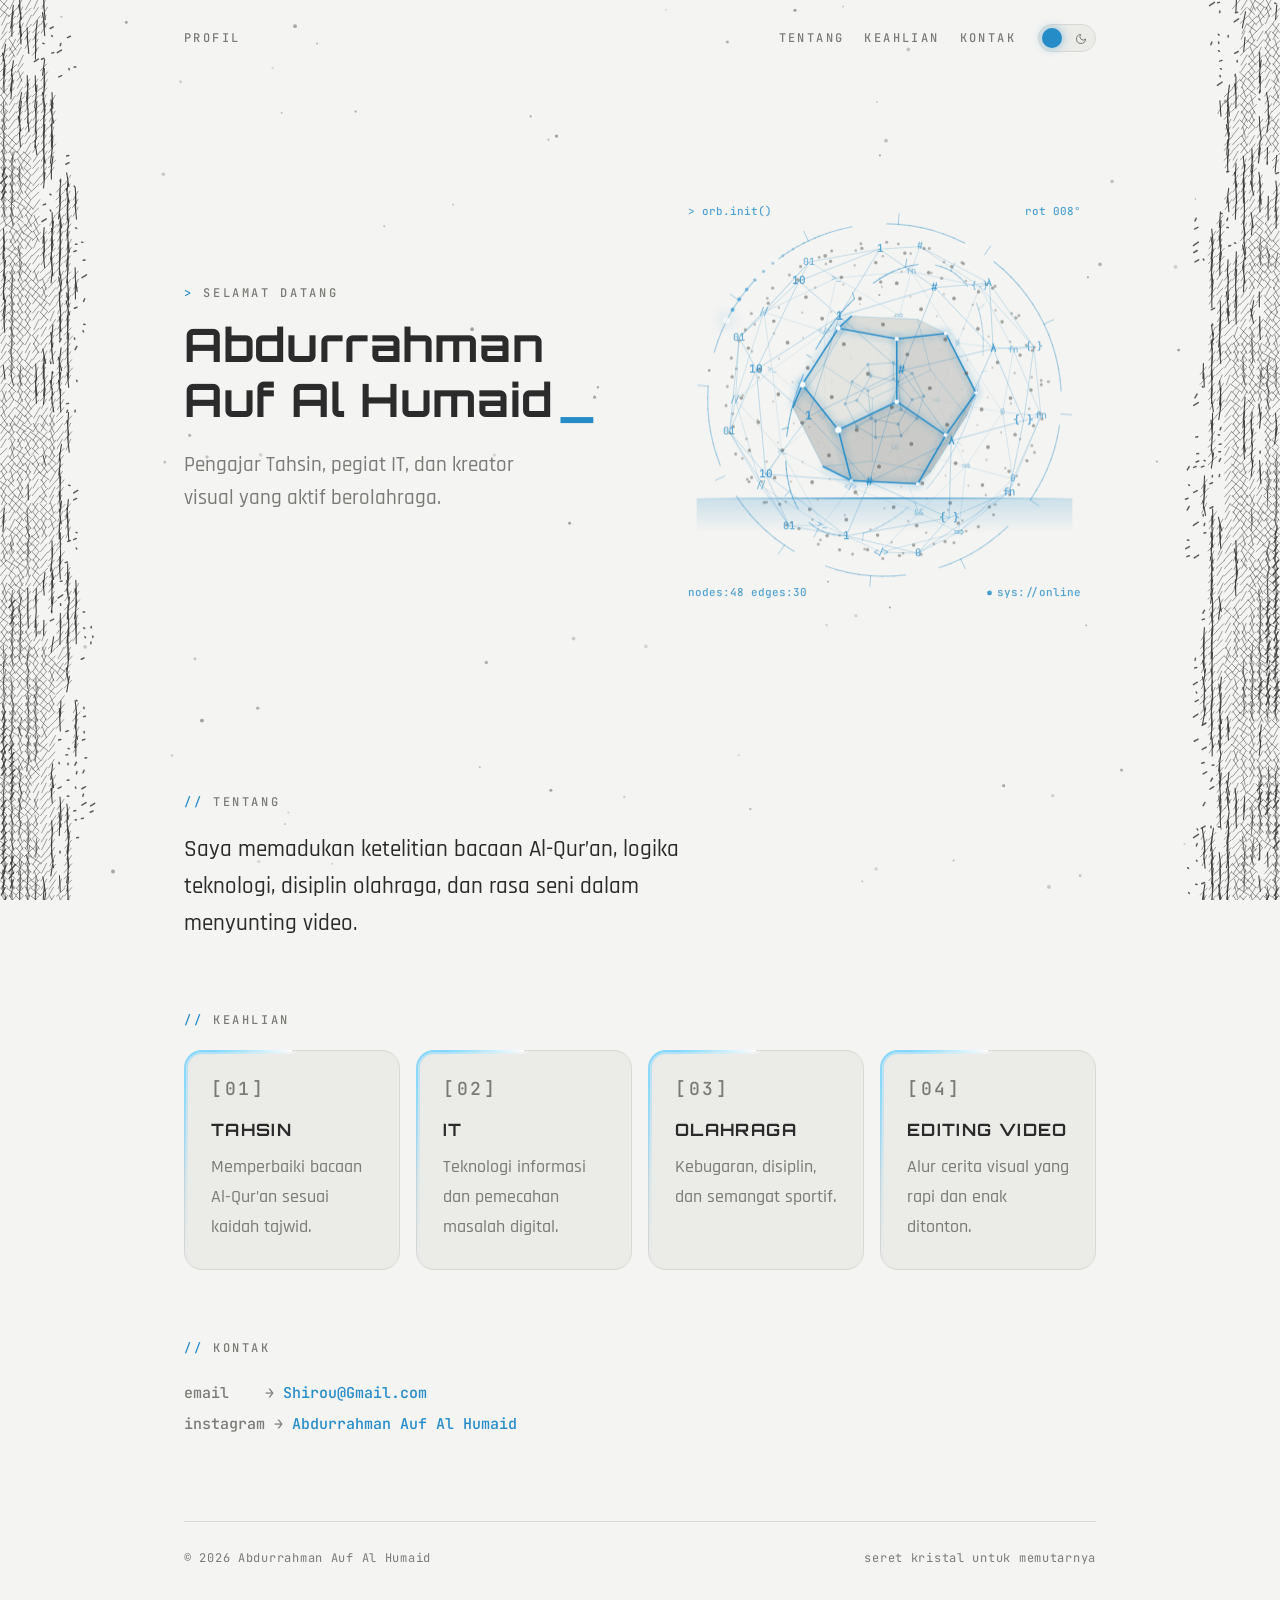
<file: Index.HTML>
<!DOCTYPE html>
<html lang="id">
<head>
<meta charset="utf-8">
<meta name="viewport" content="width=device-width, initial-scale=1">
<title>Abdurrahman Auf Al Humaid | Profil</title>

<!-- Pengaturan tema -->
<script>
(function(){
  var t=null;
  try{t=localStorage.getItem('tema')}catch(e){}
  if(t!=='dark'&&t!=='light'){
    t=(window.matchMedia&&matchMedia('(prefers-color-scheme: dark)').matches)?'dark':'light';
  }
  document.documentElement.setAttribute('data-theme',t);
})();
</script>

<!-- Google Fonts -->
<link rel="preconnect" href="https://fonts.googleapis.com">
<link rel="preconnect" href="https://fonts.gstatic.com" crossorigin>
<link href="https://fonts.googleapis.com/css2?family=JetBrains+Mono:wght@400;500;700&family=Orbitron:wght@500;700&family=Rajdhani:wght@400;500;600&display=swap" rel="stylesheet">

<!-- File CSS -->
<link rel="stylesheet" href="style.css">
</head>

<body>

<!-- Background animasi -->
<canvas id="bg"></canvas>
<canvas id="api"></canvas>

<div class="wrap">

<!-- Navigasi -->
<nav>
  <span>Profil</span>

  <span class="menu">
    <a href="#tentang">Tentang</a>
    <a href="#keahlian">Keahlian</a>
    <a href="#kontak">Kontak</a>

    <button class="tema" id="tema" type="button" aria-label="Ganti tema siang atau malam" title="Ganti tema">

      <svg class="ik-s" viewBox="0 0 24 24">
        <circle cx="12" cy="12" r="4"/>
        <path d="M12 2v2M12 20v2M4.9 4.9l1.4 1.4M17.7 17.7l1.4 1.4M2 12h2M20 12h2M4.9 19.1l1.4-1.4M17.7 6.3l1.4-1.4"/>
      </svg>

      <svg class="ik-m" viewBox="0 0 24 24">
        <path d="M21 12.8A9 9 0 1 1 11.2 3a7 7 0 0 0 9.8 9.8z"/>
      </svg>

      <span class="knob"></span>
    </button>
  </span>
</nav>

<!-- Hero Section -->
<section class="hero">

<div>
  <p class="eyebrow">Selamat datang</p>

  <h1>Abdurrahman Auf Al Humaid</h1>

  <p class="lead">
    Pengajar Tahsin, pegiat IT, dan kreator visual yang aktif berolahraga.
  </p>
</div>

<canvas id="orb" aria-label="Kristal digital interaktif"></canvas>

</section>

<!-- Tentang -->
<h2 id="tentang">Tentang</h2>

<p class="about">
  Saya memadukan ketelitian bacaan Al-Qur’an, logika teknologi, disiplin olahraga, dan rasa seni dalam menyunting video.
</p>

<!-- Keahlian -->
<h2 id="keahlian">Keahlian</h2>

<div class="grid">

  <div class="card">
    <i class="kilap"></i>
    <span class="num">01</span>
    <b>Tahsin</b>
    <span>Memperbaiki bacaan Al-Qur’an sesuai kaidah tajwid.</span>
  </div>

  <div class="card">
    <i class="kilap"></i>
    <span class="num">02</span>
    <b>IT</b>
    <span>Teknologi informasi dan pemecahan masalah digital.</span>
  </div>

  <div class="card">
    <i class="kilap"></i>
    <span class="num">03</span>
    <b>Olahraga</b>
    <span>Kebugaran, disiplin, dan semangat sportif.</span>
  </div>

  <div class="card">
    <i class="kilap"></i>
    <span class="num">04</span>
    <b>Editing Video</b>
    <span>Alur cerita visual yang rapi dan enak ditonton.</span>
  </div>

</div>

<!-- Kontak -->
<h2 id="kontak">Kontak</h2>

<p class="kontak">
  email &nbsp;&nbsp;&nbsp;→ <span>Shirou@Gmail.com</span><br>
  instagram → <span>Abdurrahman Auf Al Humaid</span>
</p>

<!-- Footer -->
<footer>
  <span>© 2026 Abdurrahman Auf Al Humaid</span>
  <span>seret kristal untuk memutarnya</span>
</footer>

</div>

<!-- File JavaScript -->
<script src="script.js"></script>

</body>
</html>
</file>
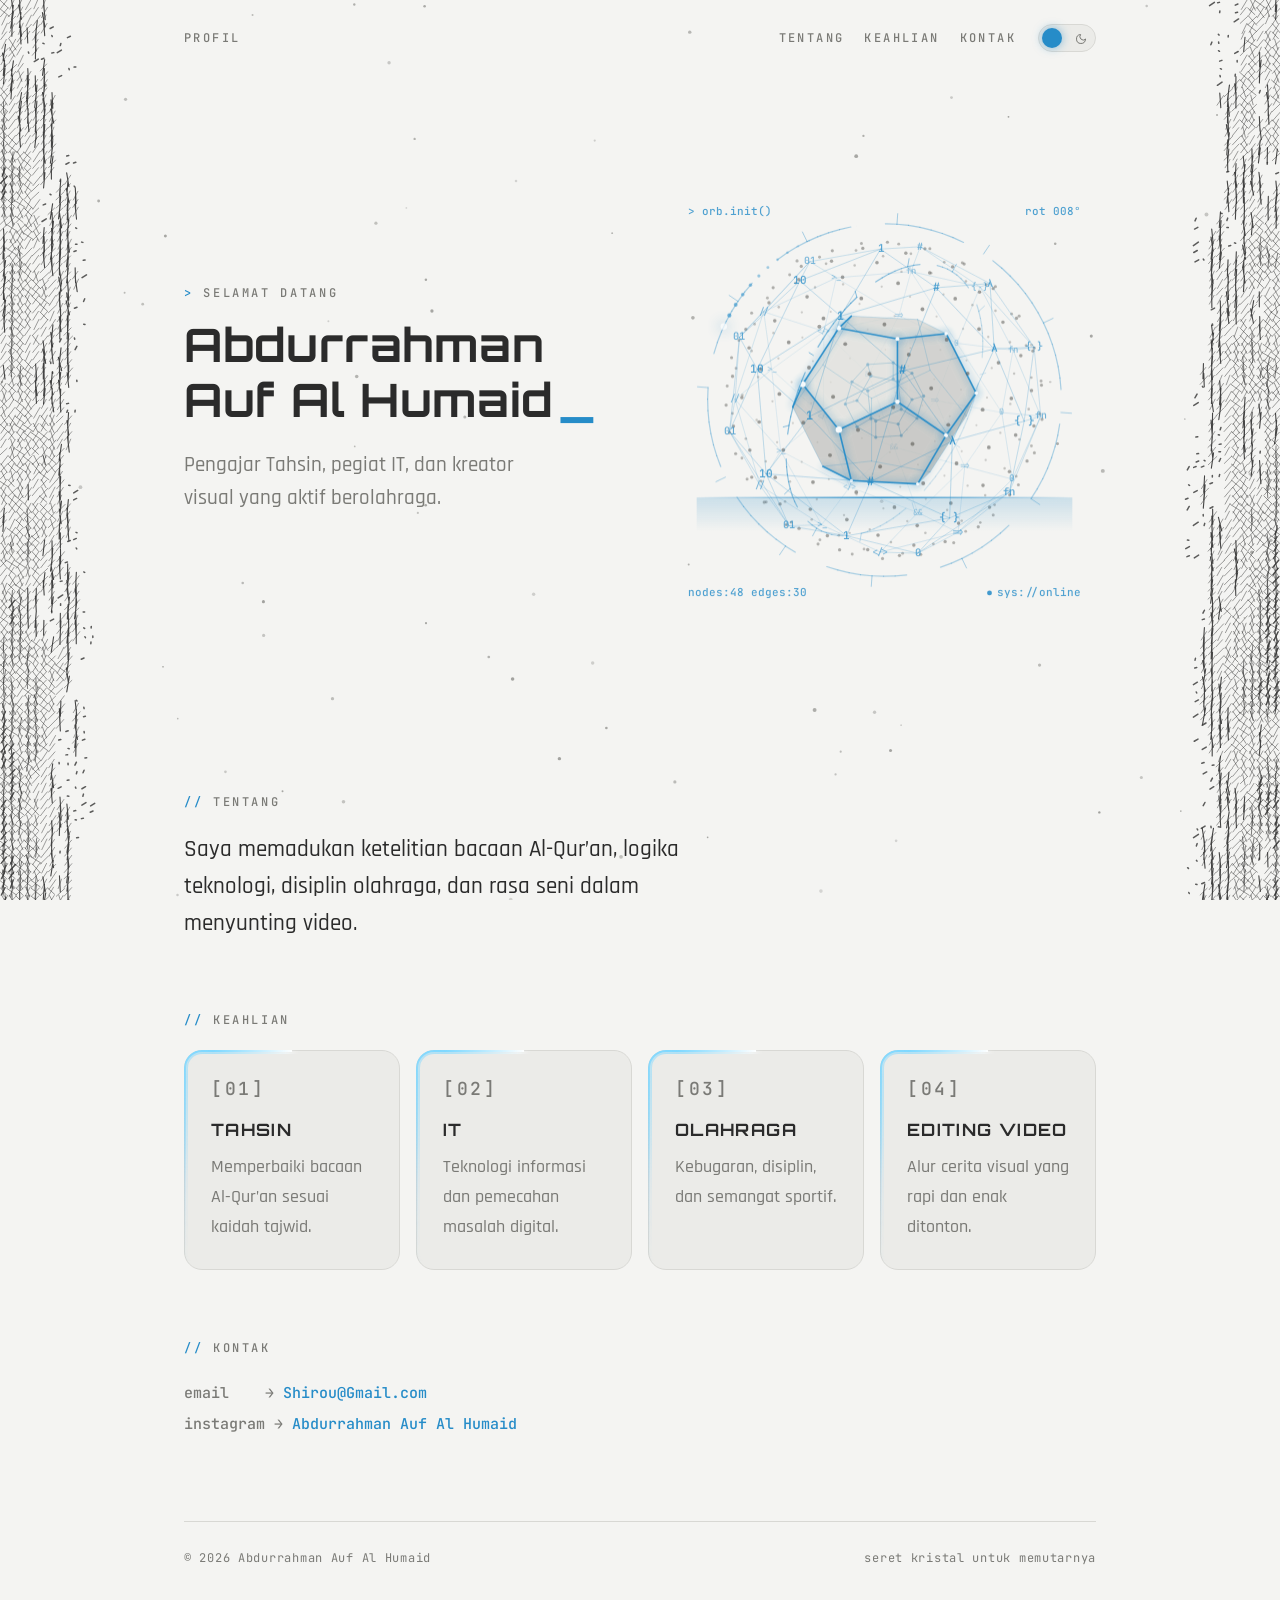
<file: P.html>
<!DOCTYPE html>
<html lang="id">
<head>
<meta charset="utf-8">
<meta name="viewport" content="width=device-width, initial-scale=1">
<title>Abdurrahman Auf Al Humaid | Profil</title>

<!-- Atur tema lebih awal agar tidak berkedip -->
<script>
(function(){
  var t=null;
  try{t=localStorage.getItem('tema')}catch(e){}
  if(t!=='dark'&&t!=='light'){
    t=(window.matchMedia&&matchMedia('(prefers-color-scheme: dark)').matches)?'dark':'light';
  }
  document.documentElement.setAttribute('data-theme',t);
})();
</script>

<link rel="preconnect" href="https://fonts.googleapis.com">
<link rel="preconnect" href="https://fonts.gstatic.com" crossorigin>
<link href="https://fonts.googleapis.com/css2?family=JetBrains+Mono:wght@400;500;700&family=Orbitron:wght@500;700&family=Rajdhani:wght@400;500;600&display=swap" rel="stylesheet">
<style>
/* ===== Tema siang (default) ===== */
:root{
  --bg:#f4f4f2;--surface:#ebebe8;--text:#2b2b2b;--muted:#7a7a76;--line:#d8d8d4;
  --ball1:#dcdcd8;--ball2:#8e8e8a;--dot:90,90,86;--acc:38,140,200;--ink:28,28,28;
  --glint:255,255,255;--glint-a:.85;
  --f-head:"Orbitron","Rajdhani",system-ui,sans-serif;
  --f-body:"Rajdhani",system-ui,sans-serif;
  --f-mono:"JetBrains Mono",ui-monospace,SFMono-Regular,Menlo,Consolas,monospace;
  color-scheme:light;
}
/* ===== Tema malam ===== */
:root[data-theme="dark"]{
  color-scheme:dark;
  --bg:#1f1f1e;--surface:#2a2a29;--text:#ececea;--muted:#9a9a96;--line:#3a3a38;
  --ball1:#8a8a86;--ball2:#2e2e2c;--dot:200,200,195;--acc:127,216,255;--ink:236,236,232;
  --glint:255,255,255;--glint-a:.32;
}
*{box-sizing:border-box;margin:0}
body{background:var(--bg);color:var(--text);font-family:var(--f-body);font-size:19px;font-weight:500;line-height:1.6;transition:background-color .45s ease,color .45s ease}
#bg,#api{position:fixed;inset:0;width:100%;height:100%;pointer-events:none;z-index:0}
#api{opacity:.9}
.wrap{position:relative;z-index:1;max-width:960px;margin:0 auto;padding:0 24px}
nav{display:flex;justify-content:space-between;align-items:center;padding:24px 0;font:500 12px/1 var(--f-mono);letter-spacing:.2em;text-transform:uppercase;color:var(--muted)}
nav .menu{display:flex;align-items:center}
nav a{color:inherit;text-decoration:none;margin-left:20px;transition:color .2s}
nav a:hover{color:rgb(var(--acc))}

/* ===== Tombol ganti tema ===== */
.tema{position:relative;width:58px;height:28px;border-radius:99px;border:1px solid var(--line);background:var(--surface);cursor:pointer;margin-left:22px;padding:0;flex:none;transition:background-color .45s,border-color .45s}
.tema:focus-visible{outline:2px solid rgb(var(--acc));outline-offset:3px}
.tema svg{position:absolute;top:8px;width:12px;height:12px;fill:none;stroke:var(--muted);stroke-width:2;stroke-linecap:round;stroke-linejoin:round}
.tema .ik-s{left:8px}
.tema .ik-m{right:8px}
.tema .knob{position:absolute;top:3px;left:3px;width:20px;height:20px;border-radius:50%;background:rgb(var(--acc));box-shadow:0 0 10px rgba(var(--acc),.55);transition:transform .4s cubic-bezier(.5,0,.2,1),background-color .45s}
:root[data-theme="dark"] .tema .knob{transform:translateX(30px)}

.hero{display:grid;grid-template-columns:1.1fr 1fr;align-items:center;gap:24px;min-height:72vh}
.eyebrow{font:500 12px var(--f-mono);letter-spacing:.22em;text-transform:uppercase;color:var(--muted)}
.eyebrow::before{content:"> ";color:rgb(var(--acc))}
h1{font-family:var(--f-head);font-size:clamp(26px,4.4vw,46px);font-weight:700;line-height:1.2;letter-spacing:.02em;margin:16px 0 20px}
h1::after{content:"_";color:rgb(var(--acc));margin-left:4px;animation:kursor 1s steps(1) infinite}
@keyframes kursor{50%{opacity:0}}
.lead{color:var(--muted);font-size:21px;font-weight:500;max-width:30ch}
#orb{width:100%;aspect-ratio:1;max-width:440px;justify-self:center;touch-action:none;cursor:grab}
h2{font:500 12px var(--f-mono);letter-spacing:.22em;text-transform:uppercase;color:var(--muted);margin:70px 0 22px}
h2::before{content:"// ";color:rgb(var(--acc))}
.grid{display:grid;grid-template-columns:repeat(auto-fit,minmax(200px,1fr));gap:16px}
.card{background:var(--surface);border:1px solid var(--line);border-radius:18px;padding:26px;transition:transform .3s,background-color .45s,border-color .45s}
.card:hover{transform:translateY(-4px)}
.card b{display:block;font-family:var(--f-head);font-size:17px;font-weight:700;letter-spacing:.08em;text-transform:uppercase;margin-bottom:8px}
.card span{color:var(--muted);font-size:18px;font-weight:500}
.num{font:500 12px var(--f-mono);color:rgb(var(--acc));letter-spacing:.15em;display:block;margin-bottom:16px}
.num::before{content:"["}
.num::after{content:"]"}
.about{font-size:23px;font-weight:500;max-width:46ch}
.kontak{font-family:var(--f-mono);font-size:15px;line-height:2.1;color:var(--muted)}
.kontak span{color:rgb(var(--acc))}
footer{margin-top:80px;padding:28px 0 40px;border-top:1px solid var(--line);display:flex;justify-content:space-between;flex-wrap:wrap;gap:8px;font:12px var(--f-mono);letter-spacing:.06em;color:var(--muted)}
@media(max-width:720px){
  .hero{grid-template-columns:1fr;text-align:center;min-height:auto}
  .lead{margin:auto}
  nav a{margin-left:12px}
  .tema{margin-left:14px}
}

/* ===== LED listrik mengitari kotak keahlian ===== */
@property --ang{syntax:"<angle>";initial-value:0deg;inherits:false}
.card{position:relative;overflow:visible}
.card::before,
.card::after{
  content:"";position:absolute;inset:-1px;border-radius:18px;padding:2px;
  background:conic-gradient(from var(--ang),
    transparent 0 62%,
    rgba(110,200,255,.15) 72%,
    #7fd8ff 90%,
    #ffffff 100%);
  -webkit-mask:linear-gradient(#000 0 0) content-box,linear-gradient(#000 0 0);
  -webkit-mask-composite:xor;
  mask:linear-gradient(#000 0 0) content-box exclude,linear-gradient(#000 0 0);
  pointer-events:none;
  animation:putar 3.6s linear infinite, kedip 2.4s ease-in-out infinite;
}
.card::after{padding:4px;filter:blur(5px);opacity:.75}
.card:nth-child(2)::before,.card:nth-child(2)::after{animation-delay:-.9s,-.6s}
.card:nth-child(3)::before,.card:nth-child(3)::after{animation-delay:-1.8s,-1.2s}
.card:nth-child(4)::before,.card:nth-child(4)::after{animation-delay:-2.7s,-1.8s}
@keyframes putar{to{--ang:360deg}}
@keyframes kedip{0%,100%{opacity:1}45%{opacity:.85}50%{opacity:.55}55%{opacity:1}}

/* ===== Kilatan cahaya menyapu kiri ke kanan ===== */
.kilap{position:absolute;inset:0;border-radius:18px;overflow:hidden;pointer-events:none;z-index:2}
.kilap::before{
  content:"";position:absolute;top:-30%;bottom:-30%;left:-70%;width:55%;
  background:linear-gradient(90deg,transparent 0%,
    rgba(var(--glint),calc(var(--glint-a)*.25)) 35%,
    rgba(var(--glint),calc(var(--glint-a)*.55)) 50%,
    rgba(var(--glint),calc(var(--glint-a)*.25)) 65%,
    transparent 100%);
  transform:skewX(-22deg);
  animation:sapu 6s cubic-bezier(.45,.05,.35,1) infinite;
  animation-delay:var(--tunda,0s);
}
.kilap::after{
  content:"";position:absolute;top:-30%;bottom:-30%;left:-70%;width:4%;margin-left:24%;
  background:linear-gradient(90deg,transparent,rgba(var(--glint),var(--glint-a)),transparent);
  transform:skewX(-22deg);filter:blur(.4px);
  animation:sapu 6s cubic-bezier(.45,.05,.35,1) infinite;
  animation-delay:var(--tunda,0s);
}
.card:nth-child(1) .kilap{--tunda:0s}
.card:nth-child(2) .kilap{--tunda:.45s}
.card:nth-child(3) .kilap{--tunda:.9s}
.card:nth-child(4) .kilap{--tunda:1.35s}
@keyframes sapu{0%{left:-70%}38%{left:130%}100%{left:130%}}
@media (prefers-reduced-motion:reduce){.kilap{display:none}h1::after{animation:none}body,.card,.tema,.tema .knob{transition:none}}
</style>
</head>
<body>
<canvas id="bg"></canvas>
<canvas id="api"></canvas>
<div class="wrap">
<nav>
  <span>Profil</span>
  <span class="menu">
    <a href="#tentang">Tentang</a><a href="#keahlian">Keahlian</a><a href="#kontak">Kontak</a>
    <button class="tema" id="tema" type="button" aria-label="Ganti tema siang atau malam" title="Ganti tema">
      <svg class="ik-s" viewBox="0 0 24 24"><circle cx="12" cy="12" r="4"/><path d="M12 2v2M12 20v2M4.9 4.9l1.4 1.4M17.7 17.7l1.4 1.4M2 12h2M20 12h2M4.9 19.1l1.4-1.4M17.7 6.3l1.4-1.4"/></svg>
      <svg class="ik-m" viewBox="0 0 24 24"><path d="M21 12.8A9 9 0 1 1 11.2 3a7 7 0 0 0 9.8 9.8z"/></svg>
      <span class="knob"></span>
    </button>
  </span>
</nav>

<section class="hero">
<div>
<p class="eyebrow">Selamat datang</p>
<h1>Abdurrahman Auf Al Humaid</h1>
<p class="lead">Pengajar Tahsin, pegiat IT, dan kreator visual yang aktif berolahraga.</p>
</div>
<canvas id="orb" aria-label="Kristal digital interaktif"></canvas>
</section>

<h2 id="tentang">Tentang</h2>
<p class="about">Saya memadukan ketelitian bacaan Al-Qur’an, logika teknologi, disiplin olahraga, dan rasa seni dalam menyunting video.</p>

<h2 id="keahlian">Keahlian</h2>
<div class="grid">
<div class="card"><i class="kilap"></i><span class="num">01</span><b>Tahsin</b><span>Memperbaiki bacaan Al-Qur’an sesuai kaidah tajwid.</span></div>
<div class="card"><i class="kilap"></i><span class="num">02</span><b>IT</b><span>Teknologi informasi dan pemecahan masalah digital.</span></div>
<div class="card"><i class="kilap"></i><span class="num">03</span><b>Olahraga</b><span>Kebugaran, disiplin, dan semangat sportif.</span></div>
<div class="card"><i class="kilap"></i><span class="num">04</span><b>Editing Video</b><span>Alur cerita visual yang rapi dan enak ditonton.</span></div>
</div>

<h2 id="kontak">Kontak</h2>
<p class="kontak">email &nbsp;&nbsp;&nbsp;→ <span>Shirou@Gmail.com</span><br>instagram → <span>Abdurrahman Auf Al Humaid</span></p>

<footer><span>© 2026 Abdurrahman Auf Al Humaid</span><span>seret kristal untuk memutarnya</span></footer>
</div>

<script>
/* ===== Tombol ganti tema ===== */
(function(){
  var btn=document.getElementById('tema'),root=document.documentElement;
  btn.addEventListener('click',function(){
    var next=root.getAttribute('data-theme')==='dark'?'light':'dark';
    root.setAttribute('data-theme',next);
    try{localStorage.setItem('tema',next)}catch(e){}
  });
})();

/* ===== API ARSIRAN PENSIL (hitam putih, atas ke bawah) ===== */
(function(){
var cv=document.getElementById('api'),g=cv.getContext('2d'),dpr=window.devicePixelRatio||1;
var W,H,fw,CELL=8;
var reduce=window.matchMedia&&matchMedia('(prefers-reduced-motion: reduce)').matches;

function h(a,b,c){var n=Math.sin(a*127.1+b*311.7+c*74.7)*43758.5453;return n-Math.floor(n)}
function sm(t){return t*t*(3-2*t)}
function vn(x,y){
  var ix=Math.floor(x),iy=Math.floor(y),fx=sm(x-ix),fy=sm(y-iy);
  var a=h(ix,iy,0),b=h(ix+1,iy,0),c=h(ix,iy+1,0),d=h(ix+1,iy+1,0);
  return a+(b-a)*fx+(c-a)*fy+(a-b-c+d)*fx*fy;
}
function seg(path,x,y,ang,len,j1,j2){
  var dx=Math.cos(ang)*len/2,dy=Math.sin(ang)*len/2;
  path.moveTo(x-dx+j1,y-dy+j2);path.lineTo(x+dx+j2,y+dy+j1);
}

function draw(t){
  var ink=getComputedStyle(document.documentElement).getPropertyValue('--ink').trim()||'28,28,28';
  g.setTransform(dpr,0,0,dpr,0,0);g.clearRect(0,0,W,H);
  var step=Math.floor(t*7),cols=Math.ceil(fw/CELL),rows=Math.ceil(H/CELL)+1;
  /* 0 arsir ringan, 1 arsir silang, 2 arsir tegak, 3 gelap/bintik, 4 kontur */
  var P=[new Path2D(),new Path2D(),new Path2D(),new Path2D(),new Path2D()];
  for(var side=0;side<2;side++){
    for(var cx=0;cx<cols;cx++){
      var prof=Math.pow(1-(cx+.5)/cols,1.8);
      var px=side?W-(cx+.5)*CELL:(cx+.5)*CELL;
      for(var ry=0;ry<rows;ry++){
        var py=ry*CELL+CELL/2;
        var nx=cx*.55+side*37,ny=ry*.13+t*1.3;
        var n=.65*vn(nx,ny)+.35*vn(nx*2.1+7,ny*2.1+3);
        var v=prof*n*1.75*(.6+.5*py/H);
        if(v<.12)continue;
        var s=cx+side*50;
        var r1=h(s,ry,step),r2=h(s,ry,step+11),r3=h(s,ry,step+23);
        var j1=(r2-.5)*2,j2=(r3-.5)*2;
        if(v>.2) seg(P[0],px,py,-.95+(r1-.5)*.4,CELL*(1.1+r2*.5),j1,j2);
        if(v>.2&&v<.33) seg(P[4],px,py,-1.57+(r1-.5)*.3,CELL*1.9,j2*.8,j1*.8);
        if(v>.42) seg(P[1],px,py,-2.2+(r2-.5)*.4,CELL*(1.1+r3*.5),j2,j1);
        if(v>.62) seg(P[2],px,py,-1.57+(r3-.5)*.3,CELL*(1.2+r1*.5),j1,j2);
        if(v>.85) seg(P[3],px,py,-1.1+(r1-.5)*.5,CELL*.9,j2,j1);
        if(v<=.2&&r1>.62) seg(P[3],px,py,0,1.5,j1*2,j2*2);
      }
    }
  }
  g.lineCap='round';
  var cfg=[[.5,.9],[.55,.9],[.62,1],[.78,1.5],[.9,1.1]];
  for(var k=0;k<5;k++){
    g.strokeStyle='rgba('+ink+','+cfg[k][0]+')';
    g.lineWidth=cfg[k][1];
    g.stroke(P[k]);
  }
}

function size(){
  W=innerWidth;H=innerHeight;
  cv.width=W*dpr;cv.height=H*dpr;
  fw=Math.min(130,Math.max(34,W*.1));
  if(reduce)draw(0);
}
size();addEventListener('resize',size);

if(!reduce){
  var last=0;
  (function loop(ts){
    requestAnimationFrame(loop);
    if(ts-last<33)return;
    last=ts;draw(ts/1000);
  })(0);
}
})();

(function(){
var dpr=window.devicePixelRatio||1;
function css(n){return getComputedStyle(document.documentElement).getPropertyValue(n).trim()}
function hx(h){h=h.replace('#','');return[parseInt(h.substr(0,2),16),parseInt(h.substr(2,2),16),parseInt(h.substr(4,2),16)]}

/* ===== Titik kecil di seluruh halaman ===== */
var bg=document.getElementById('bg'),bx=bg.getContext('2d'),W,H,P=[],pm=null;
function bsize(){
  W=innerWidth;H=innerHeight;bg.width=W*dpr;bg.height=H*dpr;
  var n=Math.min(110,Math.round(W*H/13000));P=[];
  for(var i=0;i<n;i++)P.push({x:Math.random()*W,y:Math.random()*H,vx:(Math.random()-.5)*.35,vy:(Math.random()-.5)*.35,r:.8+Math.random()*1.2,a:.2+Math.random()*.35});
}
bsize();addEventListener('resize',bsize);
addEventListener('pointermove',function(e){pm=[e.clientX,e.clientY]});
addEventListener('pointerleave',function(){pm=null});

/* ===== KRISTAL DIGITAL (gaya anak IT) ===== */
var c=document.getElementById('orb'),x=c.getContext('2d'),S,R,B,m;
var MONO='"JetBrains Mono",ui-monospace,SFMono-Regular,Menlo,Consolas,monospace';
var phi=(1+Math.sqrt(5))/2,ip=1/phi,V=[],NN=[],F=[],E=[];
[-1,1].forEach(function(a){[-1,1].forEach(function(b){[-1,1].forEach(function(d){V.push([a,b,d])})})});
[-1,1].forEach(function(a){[-1,1].forEach(function(b){
  V.push([0,a*ip,b*phi]);V.push([a*ip,b*phi,0]);V.push([b*phi,0,a*ip]);
  NN.push([a,0,b*phi]);NN.push([a*phi,b,0]);NN.push([0,a*phi,b]);
})});
function nrm(v){var l=Math.hypot(v[0],v[1],v[2]);return[v[0]/l,v[1]/l,v[2]/l]}
function dt(a,b){return a[0]*b[0]+a[1]*b[1]+a[2]*b[2]}
function cr(a,b){return[a[1]*b[2]-a[2]*b[1],a[2]*b[0]-a[0]*b[2],a[0]*b[1]-a[1]*b[0]]}
function dist(a,b){return Math.hypot(a[0]-b[0],a[1]-b[1],a[2]-b[2])}
V=V.map(nrm);
NN.forEach(function(n){
  n=nrm(n);
  var idx=V.map(function(v,i){return[i,dt(v,n)]}).sort(function(a,b){return b[1]-a[1]}).slice(0,5).map(function(o){return o[0]});
  var u=nrm(cr(n,[.31,.52,.79])),w=cr(n,u);
  idx.sort(function(a,b){return Math.atan2(dt(V[a],w),dt(V[a],u))-Math.atan2(dt(V[b],w),dt(V[b],u))});
  F.push({n:n,i:idx});
});
var mn=9,i,j;
for(i=0;i<V.length;i++)for(j=i+1;j<V.length;j++)mn=Math.min(mn,dist(V[i],V[j]));
for(i=0;i<V.length;i++)for(j=i+1;j<V.length;j++)if(dist(V[i],V[j])<mn*1.02)E.push([i,j]);

function fib(i,n){var y=1-2*(i+.5)/n,r=Math.sqrt(1-y*y),t=i*2.399963;return[Math.cos(t)*r,y,Math.sin(t)*r]}
var DOTS=[],NODES=[],LK=[],GL=['0','1','</>','{ }','01','=>','#','>_','fn','10','&&','λ','//'];
for(i=0;i<240;i++)DOTS.push(fib(i,240));
for(i=0;i<48;i++)NODES.push(fib(i,48));
for(i=0;i<NODES.length;i++)for(j=i+1;j<NODES.length;j++)if(dist(NODES[i],NODES[j])<.7)LK.push([i,j]);

var ay=0,ax=.35,vy=.004,vx=0,drag=false,lx=0,ly=0,mx=null,my=null;
function size(){var w=c.clientWidth;c.width=c.height=w*dpr;S=c.width;R=S*.37;B=R*.6;m=S/2}
size();addEventListener('resize',size);
c.addEventListener('pointerdown',function(e){drag=true;lx=e.clientX;ly=e.clientY;c.setPointerCapture(e.pointerId);c.style.cursor='grabbing'});
c.addEventListener('pointerup',function(){drag=false;c.style.cursor='grab'});
c.addEventListener('pointermove',function(e){
  var b=c.getBoundingClientRect();mx=(e.clientX-b.left)*dpr;my=(e.clientY-b.top)*dpr;
  if(drag){vy=(e.clientX-lx)*.0008;vx=(e.clientY-ly)*.0008;ay+=(e.clientX-lx)*.008;ax+=(e.clientY-ly)*.008;lx=e.clientX;ly=e.clientY}
});
c.addEventListener('pointerleave',function(){mx=my=null});

function rot(p,a,b){
  var cy=Math.cos(a),sy=Math.sin(a),cx=Math.cos(b),sx=Math.sin(b);
  var X=p[0]*cy+p[2]*sy,Z=-p[0]*sy+p[2]*cy,Y=p[1]*cx-Z*sx;Z=p[1]*sx+Z*cx;return[X,Y,Z];
}
function tilt(p,tx,tz){
  var c1=Math.cos(tx),s1=Math.sin(tx),y=p[1]*c1-p[2]*s1,z=p[1]*s1+p[2]*c1,c2=Math.cos(tz),s2=Math.sin(tz);
  return[p[0]*c2-y*s2,p[0]*s2+y*c2,z];
}
function push(px,py){
  if(mx===null)return[px,py];
  var dx=px-mx,dy=py-my,d=Math.sqrt(dx*dx+dy*dy)||1,f=Math.max(0,1-d/(S*.2));
  return[px+dx*f*.35,py+dy*f*.35];
}
var L=nrm([-.4,-.6,.7]);

function frame(){
  var t=performance.now()/1000;
  var dot=css('--dot'),acc=css('--acc'),b1=hx(css('--ball1')),b2=hx(css('--ball2'));
  function A(a){return 'rgba('+acc+','+a+')'}

  /* titik latar halaman */
  bx.setTransform(dpr,0,0,dpr,0,0);bx.clearRect(0,0,W,H);
  P.forEach(function(p){
    p.x+=p.vx;p.y+=p.vy;
    if(p.x<0)p.x=W;if(p.x>W)p.x=0;if(p.y<0)p.y=H;if(p.y>H)p.y=0;
    var px=p.x,py=p.y;
    if(pm){var dx=px-pm[0],dy=py-pm[1],d=Math.hypot(dx,dy);if(d<110){var f=(1-d/110)*28;px+=dx/d*f;py+=dy/d*f}}
    bx.beginPath();bx.arc(px,py,p.r,0,6.2832);bx.fillStyle='rgba('+dot+','+p.a+')';bx.fill();
  });

  x.setTransform(1,0,0,1,0,0);x.clearRect(0,0,S,S);
  if(!drag){ay+=vy;ax+=vx;vx*=.96;vy+=(.004-vy)*.02}

  /* proyeksi titik & node */
  var dp=DOTS.map(function(p){var q=rot(p,ay,ax),k=1+q[2]*.18,s=push(m+q[0]*R*k,m+q[1]*R*k);return{x:s[0],y:s[1],z:q[2]}});
  var nd=NODES.map(function(p,idx){var q=rot(p,ay,ax),k=1+q[2]*.18,s=push(m+q[0]*R*k,m+q[1]*R*k);return{x:s[0],y:s[1],z:q[2],g:GL[idx%GL.length]}});

  function drawDots(front){
    dp.forEach(function(p){
      if((p.z>=0)!==front)return;
      var a=.18+.45*(p.z+1)/2,r=(.9+1.1*(p.z+1)/2)*dpr;
      x.beginPath();x.arc(p.x,p.y,r,0,6.2832);x.fillStyle='rgba('+dot+','+a+')';x.fill();
    });
  }
  function drawNet(front){
    x.lineWidth=.8*dpr;
    LK.forEach(function(l){
      var a=nd[l[0]],b=nd[l[1]],z=(a.z+b.z)/2;
      if((z>=0)!==front)return;
      x.beginPath();x.moveTo(a.x,a.y);x.lineTo(b.x,b.y);
      x.strokeStyle=A(.08+.32*(z+1)/2);x.stroke();
    });
    x.textAlign='center';x.textBaseline='middle';
    nd.forEach(function(n){
      if((n.z>=0)!==front)return;
      var dep=(n.z+1)/2,fs=(7.5+4.5*dep)*dpr;
      x.font='500 '+fs+'px '+MONO;
      x.fillStyle=A(.3+.65*dep);
      x.fillText(n.g,n.x,n.y);
    });
  }

  /* cincin HUD */
  var RINGS=[
    {rad:R*1.13,tx:1.15,tz:.35,spin:t*.35},
    {rad:R*.93,tx:.55,tz:-.9,spin:-t*.5}
  ];
  RINGS.forEach(function(r){
    var o=[],seg=96;
    for(var k=0;k<=seg;k++){var th=k/seg*6.2832+r.spin;o.push(rot(tilt([r.rad*Math.cos(th),0,r.rad*Math.sin(th)],r.tx,r.tz),ay,ax))}
    r.pts=o;
  });
  function drawRings(front){
    RINGS.forEach(function(r){
      var o=r.pts;
      for(var k=0;k<o.length-1;k++){
        var a=o[k],b=o[k+1],z=(a[2]+b[2])/2;
        if((z>=0)!==front)continue;
        var al=.12+.5*(z/r.rad+1)/2;
        if(k%8===0){
          x.beginPath();x.moveTo(m+a[0],m+a[1]);x.lineTo(m+a[0]*1.06,m+a[1]*1.06);
          x.strokeStyle=A(al);x.lineWidth=1*dpr;x.stroke();
        }
        if(k%10>6)continue;
        x.beginPath();x.moveTo(m+a[0],m+a[1]);x.lineTo(m+b[0],m+b[1]);
        x.strokeStyle=A(al);x.lineWidth=1.2*dpr;x.stroke();
      }
    });
  }

  /* ===== urutan gambar ===== */
  drawDots(false);
  drawNet(false);
  drawRings(false);

  /* inti wireframe kecil (berputar berlawanan) */
  var a2=-ay*1.6+t*.2,b2r=ax*1.3+.5;
  x.lineWidth=1*dpr;
  E.forEach(function(e){
    var p=rot(V[e[0]],a2,b2r),q=rot(V[e[1]],a2,b2r);
    x.beginPath();x.moveTo(m+p[0]*B*.42,m+p[1]*B*.42);x.lineTo(m+q[0]*B*.42,m+q[1]*B*.42);
    x.strokeStyle=A(.55);x.stroke();
  });
  for(i=0;i<V.length;i+=1){
    var iv=rot(V[i],a2,b2r);
    x.beginPath();x.arc(m+iv[0]*B*.42,m+iv[1]*B*.42,1.6*dpr,0,6.2832);x.fillStyle=A(.9);x.fill();
  }

  /* sisi kristal (semi-transparan, matte abu-abu) */
  F.map(function(f){return{f:f,n:rot(f.n,ay,ax)}}).filter(function(o){return o.n[2]>0}).forEach(function(o){
    var l=.3+.7*Math.max(0,dt(o.n,L));
    var col='rgba('+[0,1,2].map(function(k){return Math.round(b2[k]+(b1[k]-b2[k])*l)}).join(',')+',.58)';
    x.beginPath();
    o.f.i.forEach(function(vi,j){var q=rot(V[vi],ay,ax),px=m+q[0]*B,py=m+q[1]*B;if(j)x.lineTo(px,py);else x.moveTo(px,py)});
    x.closePath();x.fillStyle=col;x.fill();
  });

  /* rusuk wireframe menyala */
  x.lineCap='round';
  E.forEach(function(e){
    var p=rot(V[e[0]],ay,ax),q=rot(V[e[1]],ay,ax),z=(p[2]+q[2])/2;
    var front=z>0;
    x.beginPath();x.moveTo(m+p[0]*B,m+p[1]*B);x.lineTo(m+q[0]*B,m+q[1]*B);
    x.strokeStyle=A(front?.95:.22);x.lineWidth=(front?1.6:1)*dpr;
    if(front){x.shadowColor=A(1);x.shadowBlur=9*dpr}
    x.stroke();x.shadowBlur=0;
  });
  /* simpul sudut berdenyut */
  V.forEach(function(v,idx){
    var q=rot(v,ay,ax);if(q[2]<-.1)return;
    var pu=1+.35*Math.sin(t*2.2+idx);
    x.beginPath();x.arc(m+q[0]*B,m+q[1]*B,2.4*pu*dpr,0,6.2832);
    x.fillStyle='rgba(255,255,255,.95)';x.shadowColor=A(1);x.shadowBlur=10*dpr;x.fill();x.shadowBlur=0;
  });

  drawDots(true);
  drawNet(true);
  drawRings(true);

  /* satelit mengorbit di cincin pertama */
  (function(){
    var r=RINGS[0];
    for(var k=14;k>=0;k--){
      var th=t*1.3-k*.07;
      var q=rot(tilt([r.rad*Math.cos(th),0,r.rad*Math.sin(th)],r.tx,r.tz),ay,ax);
      var dep=(q[2]/r.rad+1)/2,a=(1-k/15)*(.35+.65*dep);
      x.beginPath();x.arc(m+q[0],m+q[1],(k===0?3.2:2.2*(1-k/18))*dpr,0,6.2832);
      x.fillStyle=k===0?'rgba(255,255,255,'+a+')':A(a);
      if(k===0){x.shadowColor=A(1);x.shadowBlur=14*dpr}
      x.fill();x.shadowBlur=0;
    }
  })();

  /* garis scan */
  (function(){
    var s=Math.sin(t*.8),yy=m+s*B*1.1,dir=Math.cos(t*.8)>0?1:-1,bw=34*dpr;
    var y0=yy-dir*bw,g2=x.createLinearGradient(0,y0,0,yy);
    g2.addColorStop(0,A(0));g2.addColorStop(1,A(.2));
    x.fillStyle=g2;x.fillRect(m-R*1.2,Math.min(y0,yy),R*2.4,bw);
    var g=x.createLinearGradient(m-R*1.2,0,m+R*1.2,0);
    g.addColorStop(0,A(0));g.addColorStop(.5,A(.95));g.addColorStop(1,A(0));
    x.strokeStyle=g;x.lineWidth=1.5*dpr;x.beginPath();x.moveTo(m-R*1.2,yy);x.lineTo(m+R*1.2,yy);x.stroke();
  })();

  /* HUD teks terminal */
  (function(){
    var fs=Math.max(9,S/dpr*.026)*dpr,pad=S*.035;
    x.font='500 '+fs+'px '+MONO;
    x.fillStyle=A(.8);x.textBaseline='alphabetic';
    x.textAlign='left';x.fillText('> orb.init()'+(((t*2)|0)%2?'_':' '),pad,pad+fs);
    x.fillText('nodes:'+NODES.length+' edges:'+E.length,pad,S-pad);
    x.textAlign='right';
    var deg=(((ay*57.2958)%360)+360)%360|0;
    x.fillText('rot '+('00'+deg).slice(-3)+'\u00b0',S-pad,pad+fs);
    x.fillText('sys://online',S-pad,S-pad);
    var tw=x.measureText('sys://online').width;
    x.beginPath();x.arc(S-pad-tw-fs*.7,S-pad-fs*.3,fs*.22,0,6.2832);
    x.fillStyle=A(.5+.5*Math.sin(t*3));x.fill();
  })();

  requestAnimationFrame(frame);
}
frame();
})();
</script>
</body>
</html>
</file>
<file: style.css>
/* ===== Tema siang (default) ===== */
:root{
  --bg:#f4f4f2;--surface:#ebebe8;--text:#2b2b2b;--muted:#7a7a76;--line:#d8d8d4;
  --ball1:#dcdcd8;--ball2:#8e8e8a;--dot:90,90,86;--acc:38,140,200;--ink:28,28,28;
  --glint:255,255,255;--glint-a:.85;
  --f-head:"Orbitron","Rajdhani",system-ui,sans-serif;
  --f-body:"Rajdhani",system-ui,sans-serif;
  --f-mono:"JetBrains Mono",ui-monospace,SFMono-Regular,Menlo,Consolas,monospace;
  color-scheme:light;
}
/* ===== Tema malam ===== */
:root[data-theme="dark"]{
  color-scheme:dark;
  --bg:#1f1f1e;--surface:#2a2a29;--text:#ececea;--muted:#9a9a96;--line:#3a3a38;
  --ball1:#8a8a86;--ball2:#2e2e2c;--dot:200,200,195;--acc:127,216,255;--ink:236,236,232;
  --glint:255,255,255;--glint-a:.32;
}

/* ===== Dasar halaman ===== */
*{box-sizing:border-box;margin:0}
body{background:var(--bg);color:var(--text);font-family:var(--f-body);font-size:19px;font-weight:500;line-height:1.6;transition:background-color .45s ease,color .45s ease}
#bg,#api{position:fixed;inset:0;width:100%;height:100%;pointer-events:none;z-index:0}
#api{opacity:.9}
.wrap{position:relative;z-index:1;max-width:960px;margin:0 auto;padding:0 24px}

/* ===== Menu ===== */
nav{display:flex;justify-content:space-between;align-items:center;padding:24px 0;font:500 12px/1 var(--f-mono);letter-spacing:.2em;text-transform:uppercase;color:var(--muted)}
nav .menu{display:flex;align-items:center}
nav a{color:inherit;text-decoration:none;margin-left:20px;transition:color .2s}
nav a:hover{color:rgb(var(--acc))}

/* ===== Tombol ganti tema ===== */
.tema{position:relative;width:58px;height:28px;border-radius:99px;border:1px solid var(--line);background:var(--surface);cursor:pointer;margin-left:22px;padding:0;flex:none;transition:background-color .45s,border-color .45s}
.tema:focus-visible{outline:2px solid rgb(var(--acc));outline-offset:3px}
.tema svg{position:absolute;top:8px;width:12px;height:12px;fill:none;stroke:var(--muted);stroke-width:2;stroke-linecap:round;stroke-linejoin:round}
.tema .ik-s{left:8px}
.tema .ik-m{right:8px}
.tema .knob{position:absolute;top:3px;left:3px;width:20px;height:20px;border-radius:50%;background:rgb(var(--acc));box-shadow:0 0 10px rgba(var(--acc),.55);transition:transform .4s cubic-bezier(.5,0,.2,1),background-color .45s}
:root[data-theme="dark"] .tema .knob{transform:translateX(30px)}

/* ===== Bagian utama (hero) ===== */
.hero{display:grid;grid-template-columns:1.1fr 1fr;align-items:center;gap:24px;min-height:72vh}
.eyebrow{font:500 12px var(--f-mono);letter-spacing:.22em;text-transform:uppercase;color:var(--muted)}
.eyebrow::before{content:"> ";color:rgb(var(--acc))}
h1{font-family:var(--f-head);font-size:clamp(26px,4.4vw,46px);font-weight:700;line-height:1.2;letter-spacing:.02em;margin:16px 0 20px}
h1::after{content:"_";color:rgb(var(--acc));margin-left:4px;animation:kursor 1s steps(1) infinite}
@keyframes kursor{50%{opacity:0}}
.lead{color:var(--muted);font-size:21px;font-weight:500;max-width:30ch}
#orb{width:100%;aspect-ratio:1;max-width:440px;justify-self:center;touch-action:none;cursor:grab}

/* ===== Judul bagian, kartu, kontak, footer ===== */
h2{font:500 12px var(--f-mono);letter-spacing:.22em;text-transform:uppercase;color:var(--muted);margin:70px 0 22px}
h2::before{content:"// ";color:rgb(var(--acc))}
.grid{display:grid;grid-template-columns:repeat(auto-fit,minmax(200px,1fr));gap:16px}
.card{background:var(--surface);border:1px solid var(--line);border-radius:18px;padding:26px;transition:transform .3s,background-color .45s,border-color .45s}
.card:hover{transform:translateY(-4px)}
.card b{display:block;font-family:var(--f-head);font-size:17px;font-weight:700;letter-spacing:.08em;text-transform:uppercase;margin-bottom:8px}
.card span{color:var(--muted);font-size:18px;font-weight:500}
.num{font:500 12px var(--f-mono);color:rgb(var(--acc));letter-spacing:.15em;display:block;margin-bottom:16px}
.num::before{content:"["}
.num::after{content:"]"}
.about{font-size:23px;font-weight:500;max-width:46ch}
.kontak{font-family:var(--f-mono);font-size:15px;line-height:2.1;color:var(--muted)}
.kontak span{color:rgb(var(--acc))}
footer{margin-top:80px;padding:28px 0 40px;border-top:1px solid var(--line);display:flex;justify-content:space-between;flex-wrap:wrap;gap:8px;font:12px var(--f-mono);letter-spacing:.06em;color:var(--muted)}

/* ===== Tampilan HP ===== */
@media(max-width:720px){
  .hero{grid-template-columns:1fr;text-align:center;min-height:auto}
  .lead{margin:auto}
  nav a{margin-left:12px}
  .tema{margin-left:14px}
}

/* ===== LED listrik mengitari kotak keahlian ===== */
@property --ang{syntax:"<angle>";initial-value:0deg;inherits:false}
.card{position:relative;overflow:visible}
.card::before,
.card::after{
  content:"";position:absolute;inset:-1px;border-radius:18px;padding:2px;
  background:conic-gradient(from var(--ang),
    transparent 0 62%,
    rgba(110,200,255,.15) 72%,
    #7fd8ff 90%,
    #ffffff 100%);
  -webkit-mask:linear-gradient(#000 0 0) content-box,linear-gradient(#000 0 0);
  -webkit-mask-composite:xor;
  mask:linear-gradient(#000 0 0) content-box exclude,linear-gradient(#000 0 0);
  pointer-events:none;
  animation:putar 3.6s linear infinite, kedip 2.4s ease-in-out infinite;
}
.card::after{padding:4px;filter:blur(5px);opacity:.75}
.card:nth-child(2)::before,.card:nth-child(2)::after{animation-delay:-.9s,-.6s}
.card:nth-child(3)::before,.card:nth-child(3)::after{animation-delay:-1.8s,-1.2s}
.card:nth-child(4)::before,.card:nth-child(4)::after{animation-delay:-2.7s,-1.8s}
@keyframes putar{to{--ang:360deg}}
@keyframes kedip{0%,100%{opacity:1}45%{opacity:.85}50%{opacity:.55}55%{opacity:1}}

/* ===== Kilatan cahaya menyapu kiri ke kanan ===== */
.kilap{position:absolute;inset:0;border-radius:18px;overflow:hidden;pointer-events:none;z-index:2}
.kilap::before{
  content:"";position:absolute;top:-30%;bottom:-30%;left:-70%;width:55%;
  background:linear-gradient(90deg,transparent 0%,
    rgba(var(--glint),calc(var(--glint-a)*.25)) 35%,
    rgba(var(--glint),calc(var(--glint-a)*.55)) 50%,
    rgba(var(--glint),calc(var(--glint-a)*.25)) 65%,
    transparent 100%);
  transform:skewX(-22deg);
  animation:sapu 6s cubic-bezier(.45,.05,.35,1) infinite;
  animation-delay:var(--tunda,0s);
}
.kilap::after{
  content:"";position:absolute;top:-30%;bottom:-30%;left:-70%;width:4%;margin-left:24%;
  background:linear-gradient(90deg,transparent,rgba(var(--glint),var(--glint-a)),transparent);
  transform:skewX(-22deg);filter:blur(.4px);
  animation:sapu 6s cubic-bezier(.45,.05,.35,1) infinite;
  animation-delay:var(--tunda,0s);
}
.card:nth-child(1) .kilap{--tunda:0s}
.card:nth-child(2) .kilap{--tunda:.45s}
.card:nth-child(3) .kilap{--tunda:.9s}
.card:nth-child(4) .kilap{--tunda:1.35s}
@keyframes sapu{0%{left:-70%}38%{left:130%}100%{left:130%}}

/* ===== Kurangi gerakan (pengaturan aksesibilitas perangkat) ===== */
@media (prefers-reduced-motion:reduce){
  .kilap{display:none}
  h1::after{animation:none}
  body,.card,.tema,.tema .knob{transition:none}
}
</file>
